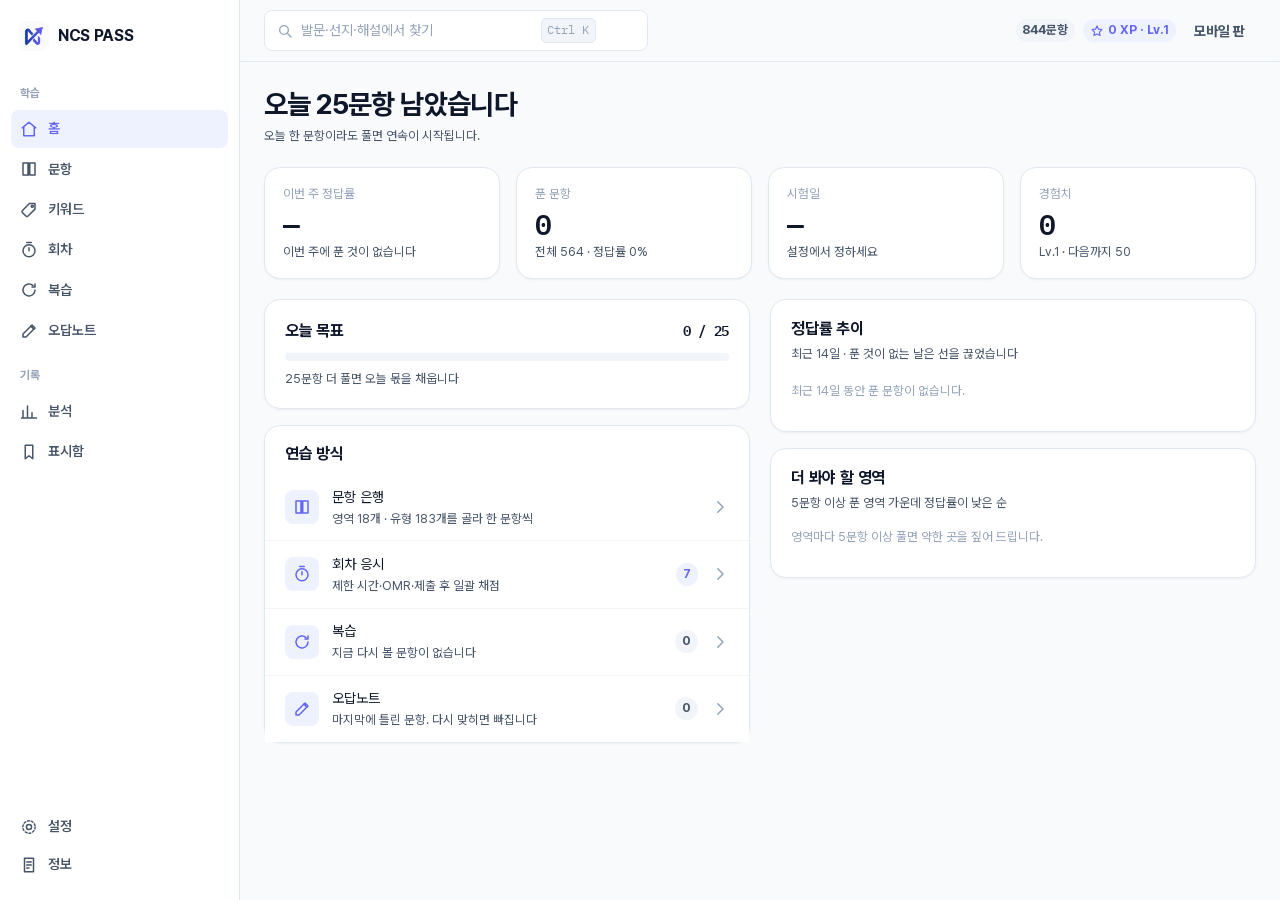
<file: index.html>
<!doctype html>
<html lang="ko">
<head>
<meta charset="utf-8">
<meta name="viewport" content="width=device-width, initial-scale=1, viewport-fit=cover">
<meta name="theme-color" content="#6366F1">
<title>NCS PASS</title>
<link rel="manifest" href="manifest.webmanifest">
<link rel="icon" href="icon.svg" type="image/svg+xml">
<link rel="icon" href="favicon-32.png" sizes="32x32" type="image/png">
<script>
  /* 좁은 화면으로 들어오면 모바일 판으로 보낸다.
   *
   * 두 판은 코드가 서로 엮이지 않는다 — 이 스크립트는 **어느 문으로 들어갈지만**
   * 정한다. 한 번 보낸 뒤에는 다시 판단하지 않는다(`?pc=1` 로 돌아올 수 있다).
   * 렌더 전에 넘겨야 PC 화면이 한 번 번쩍이지 않는다.
   */
  (function () {
    try {
      if (location.search.includes('pc=1')) { sessionStorage.setItem('ncspass.pc', '1'); return; }
      if (sessionStorage.getItem('ncspass.pc')) return;
      if (matchMedia('(max-width: 767px)').matches) {
        location.replace('./m/' + location.hash);
      }
    } catch (e) { /* 못 보내면 PC 판으로 둔다 — 안 보이는 것보다 낫다 */ }
  })();
</script>
  <script type="module" crossorigin src="./a/desktop-QfoKZ9t7.js"></script>
  <link rel="modulepreload" crossorigin href="./a/search-BVrPbOck.js">
  <link rel="stylesheet" crossorigin href="./a/search-DyoE9MAU.css">
  <link rel="stylesheet" crossorigin href="./a/desktop-Dv3rixtm.css">
</head>
<body>
<div id="root"></div>
</body>
</html>
</file>
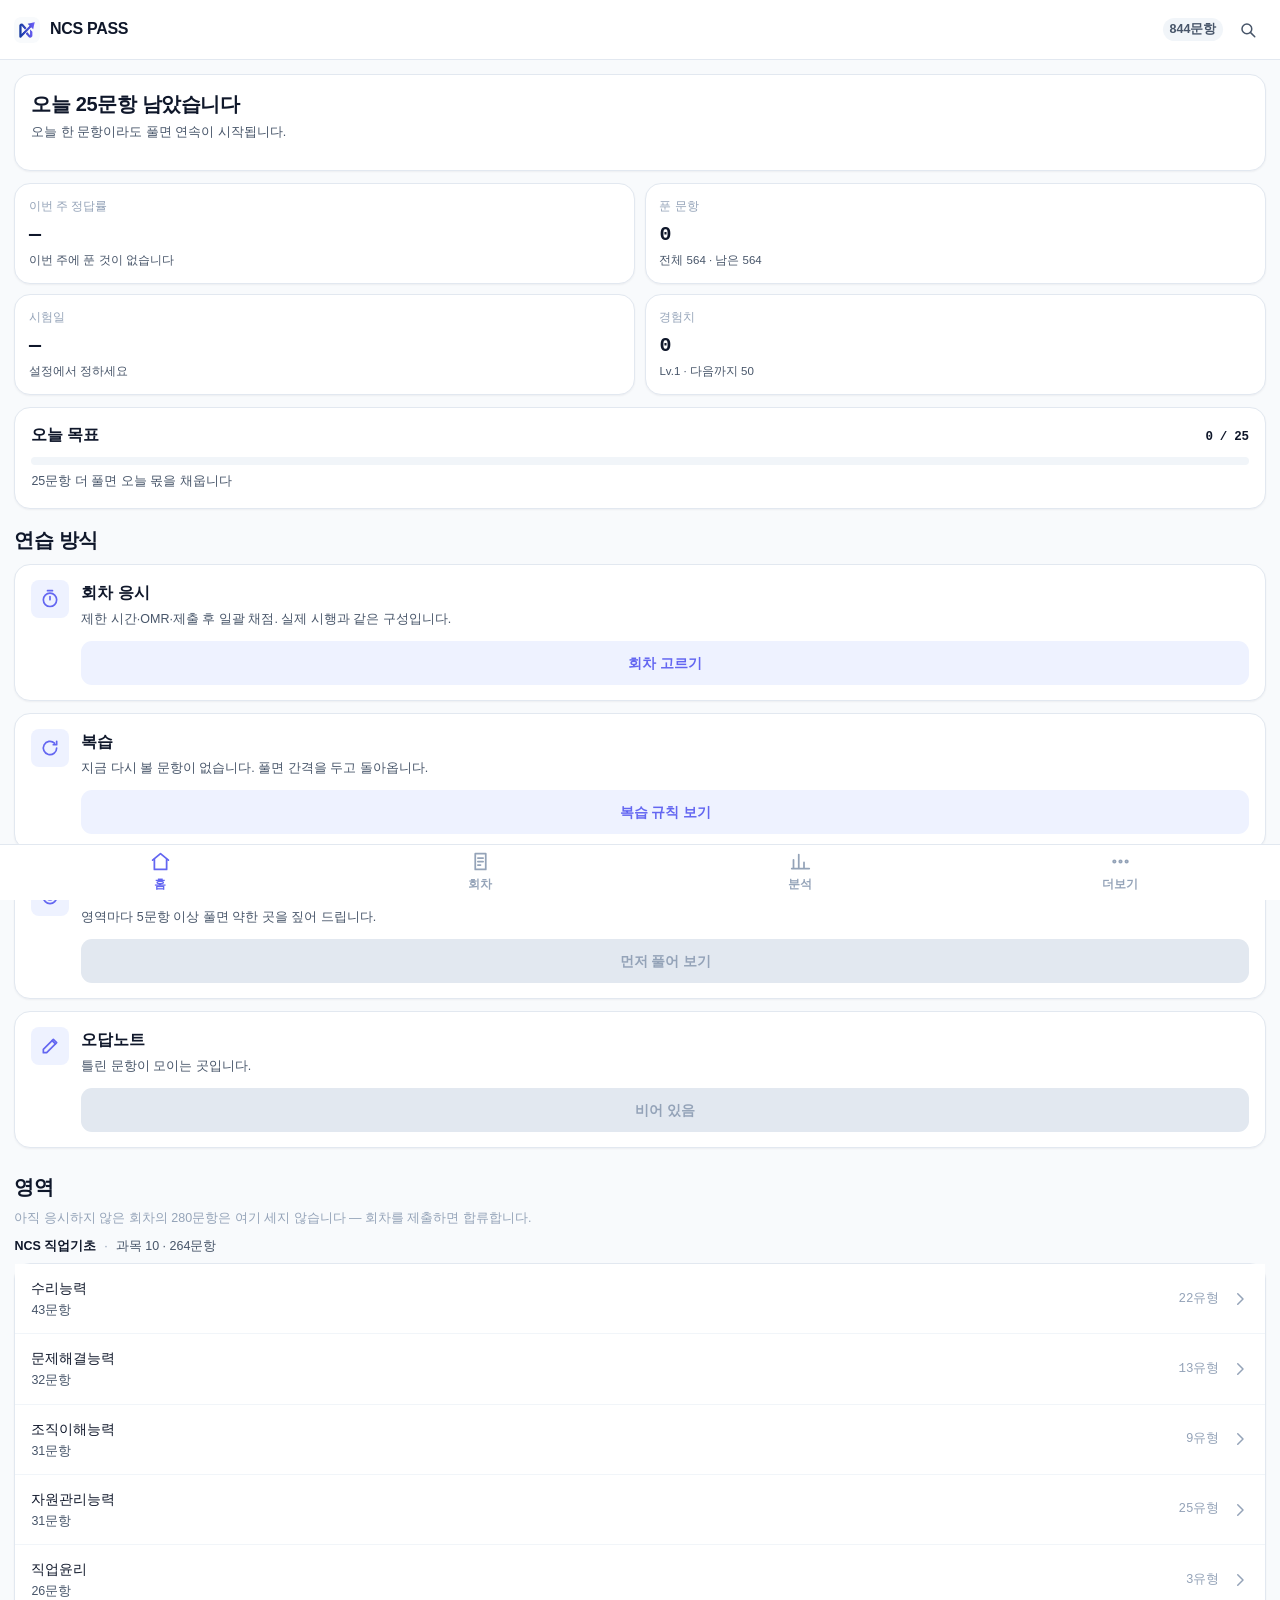
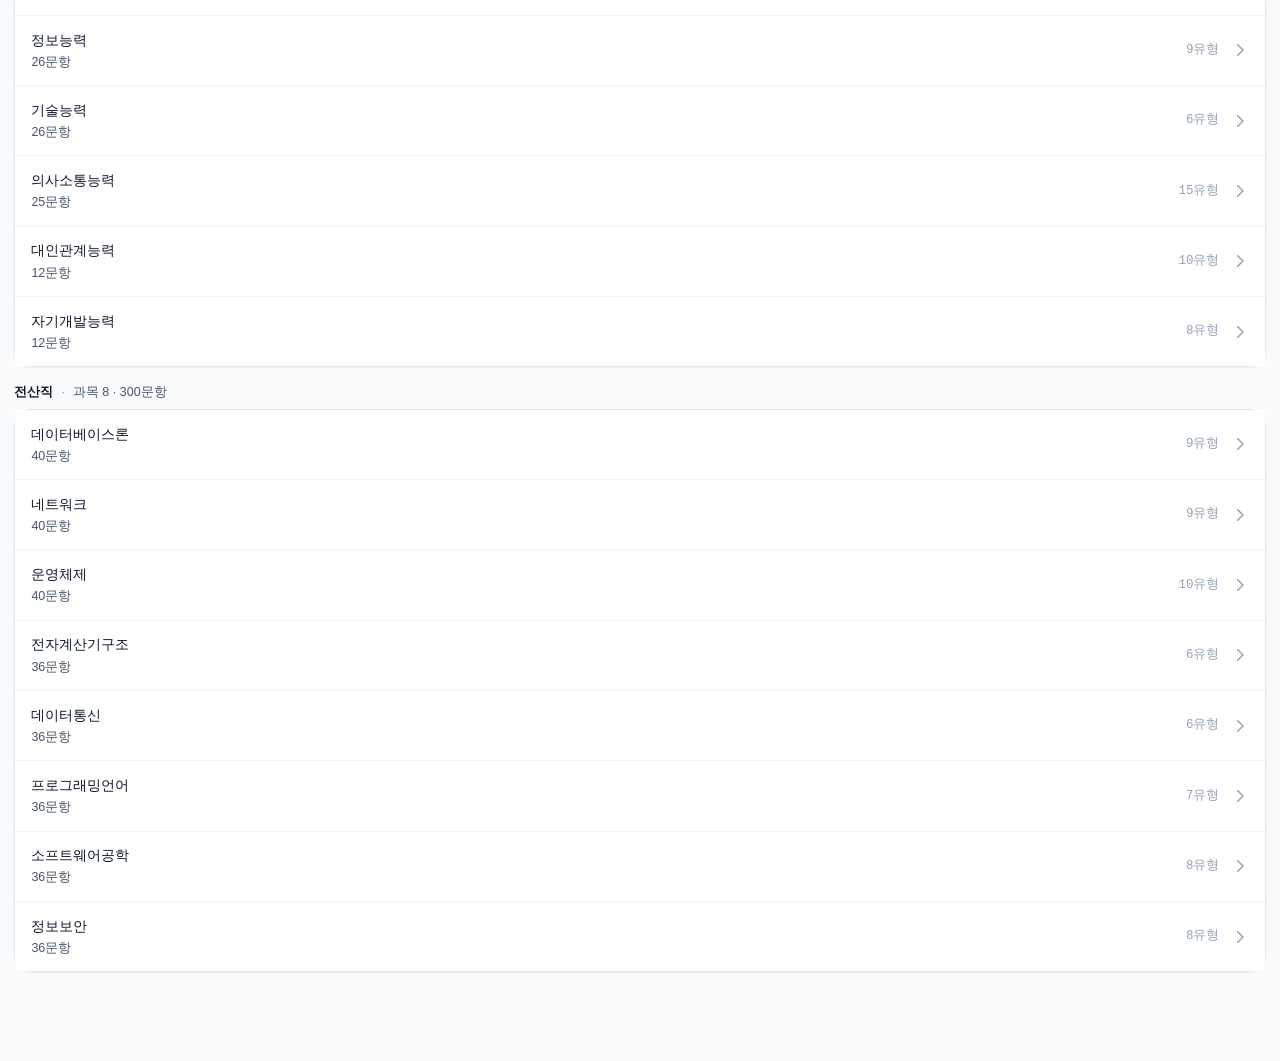
<file: m/index.html>
<!doctype html>
<html lang="ko">
<head>
<meta charset="utf-8">
<!-- 손으로 확대하는 것을 막지 않는다. `user-scalable=no` 는 접근성 위반이다 -->
<meta name="viewport" content="width=device-width, initial-scale=1, viewport-fit=cover">
<meta name="theme-color" content="#6366F1">
<title>NCS PASS</title>
<!-- public 에 두어 Vite 가 해시를 붙이지 않게 한다 — manifest 의 상대 경로는
     그 파일 위치 기준이라, a/ 로 옮겨지면 start_url 이 어긋난다 -->
<link rel="manifest" href="../m-manifest.webmanifest">
<link rel="icon" href="../icon.svg" type="image/svg+xml">
<link rel="icon" href="../favicon-32.png" sizes="32x32" type="image/png">
<meta name="apple-mobile-web-app-capable" content="yes">
<meta name="apple-mobile-web-app-status-bar-style" content="default">
<meta name="apple-mobile-web-app-title" content="NCS PASS">
  <script type="module" crossorigin src="../a/mobile-DC3x7tRN.js"></script>
  <link rel="modulepreload" crossorigin href="../a/search-BVrPbOck.js">
  <link rel="stylesheet" crossorigin href="../a/search-DyoE9MAU.css">
  <link rel="stylesheet" crossorigin href="../a/mobile-CHlY1o8E.css">
</head>
<body>
<div id="root"></div>
</body>
</html>
</file>
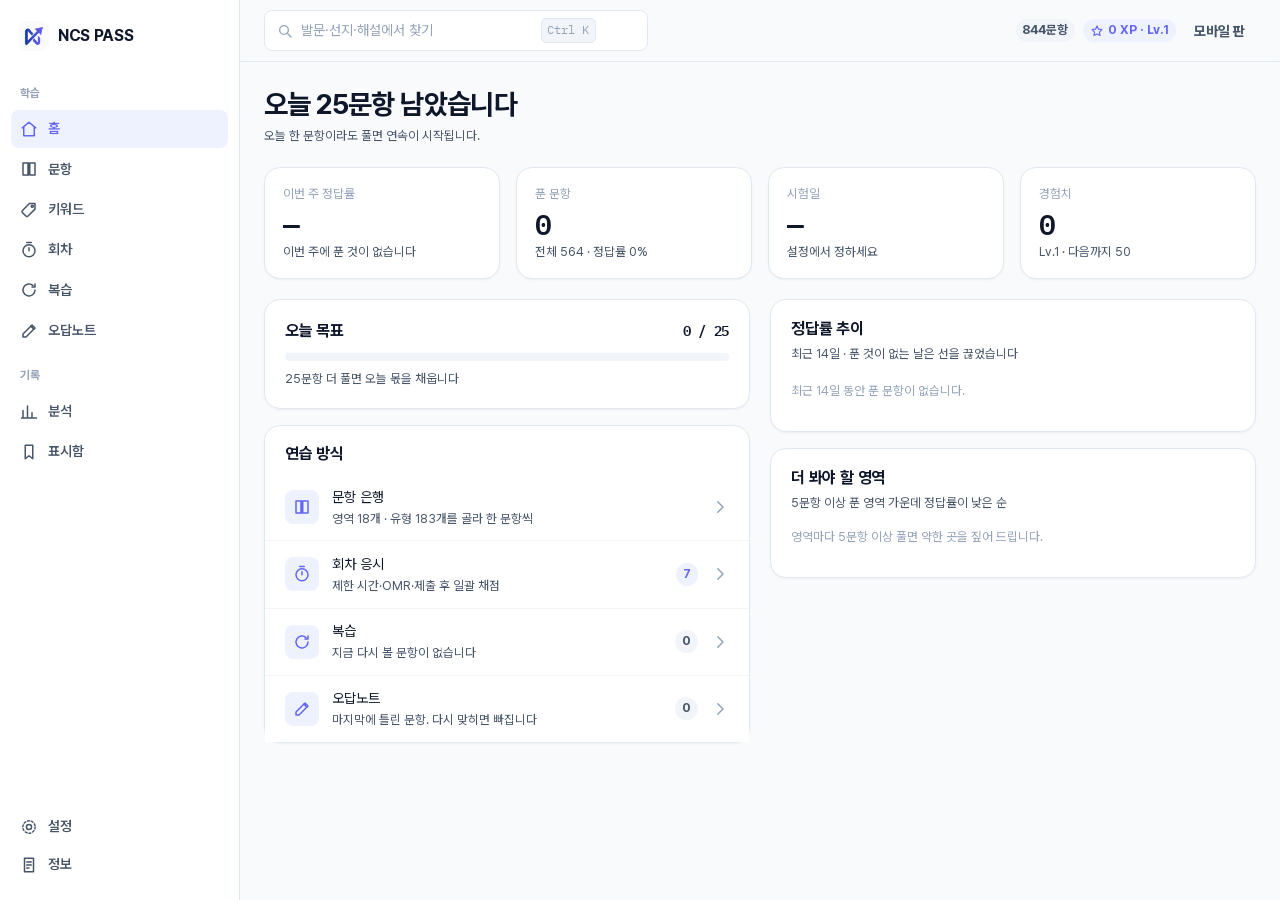
<file: next/index.html>
<!doctype html>
<html lang="ko">
<head>
<meta charset="utf-8">
<title>NCS PASS — 주소가 바뀌었습니다</title>
<meta name="viewport" content="width=device-width,initial-scale=1">
<link rel="canonical" href="../">
<script>
  /* 해시를 그대로 들고 간다 — 북마크한 #/t/수리능력 이 열려야 한다 */
  location.replace('../' + location.hash);
</script>
<style>
  body { margin: 0; display: grid; place-items: center; min-height: 100vh;
         background: #f7f8fa; color: #0f172a;
         font: 15px/1.7 -apple-system, "Segoe UI", "Malgun Gothic", sans-serif; }
  div { max-width: 22rem; padding: 1.5rem; text-align: center; }
  a { color: #4f46e5; font-weight: 700; }
</style>
</head>
<body>
<div>
  <p><b>NCS PASS</b> 는 주소를 옮겼습니다.</p>
  <p><a href="../">여기서 이어서 풀기</a></p>
  <p style="color:#64748b;font-size:13px">
    푼 기록은 그대로 있습니다 — 같은 브라우저에 남습니다.
  </p>
</div>
</body>
</html>
</file>
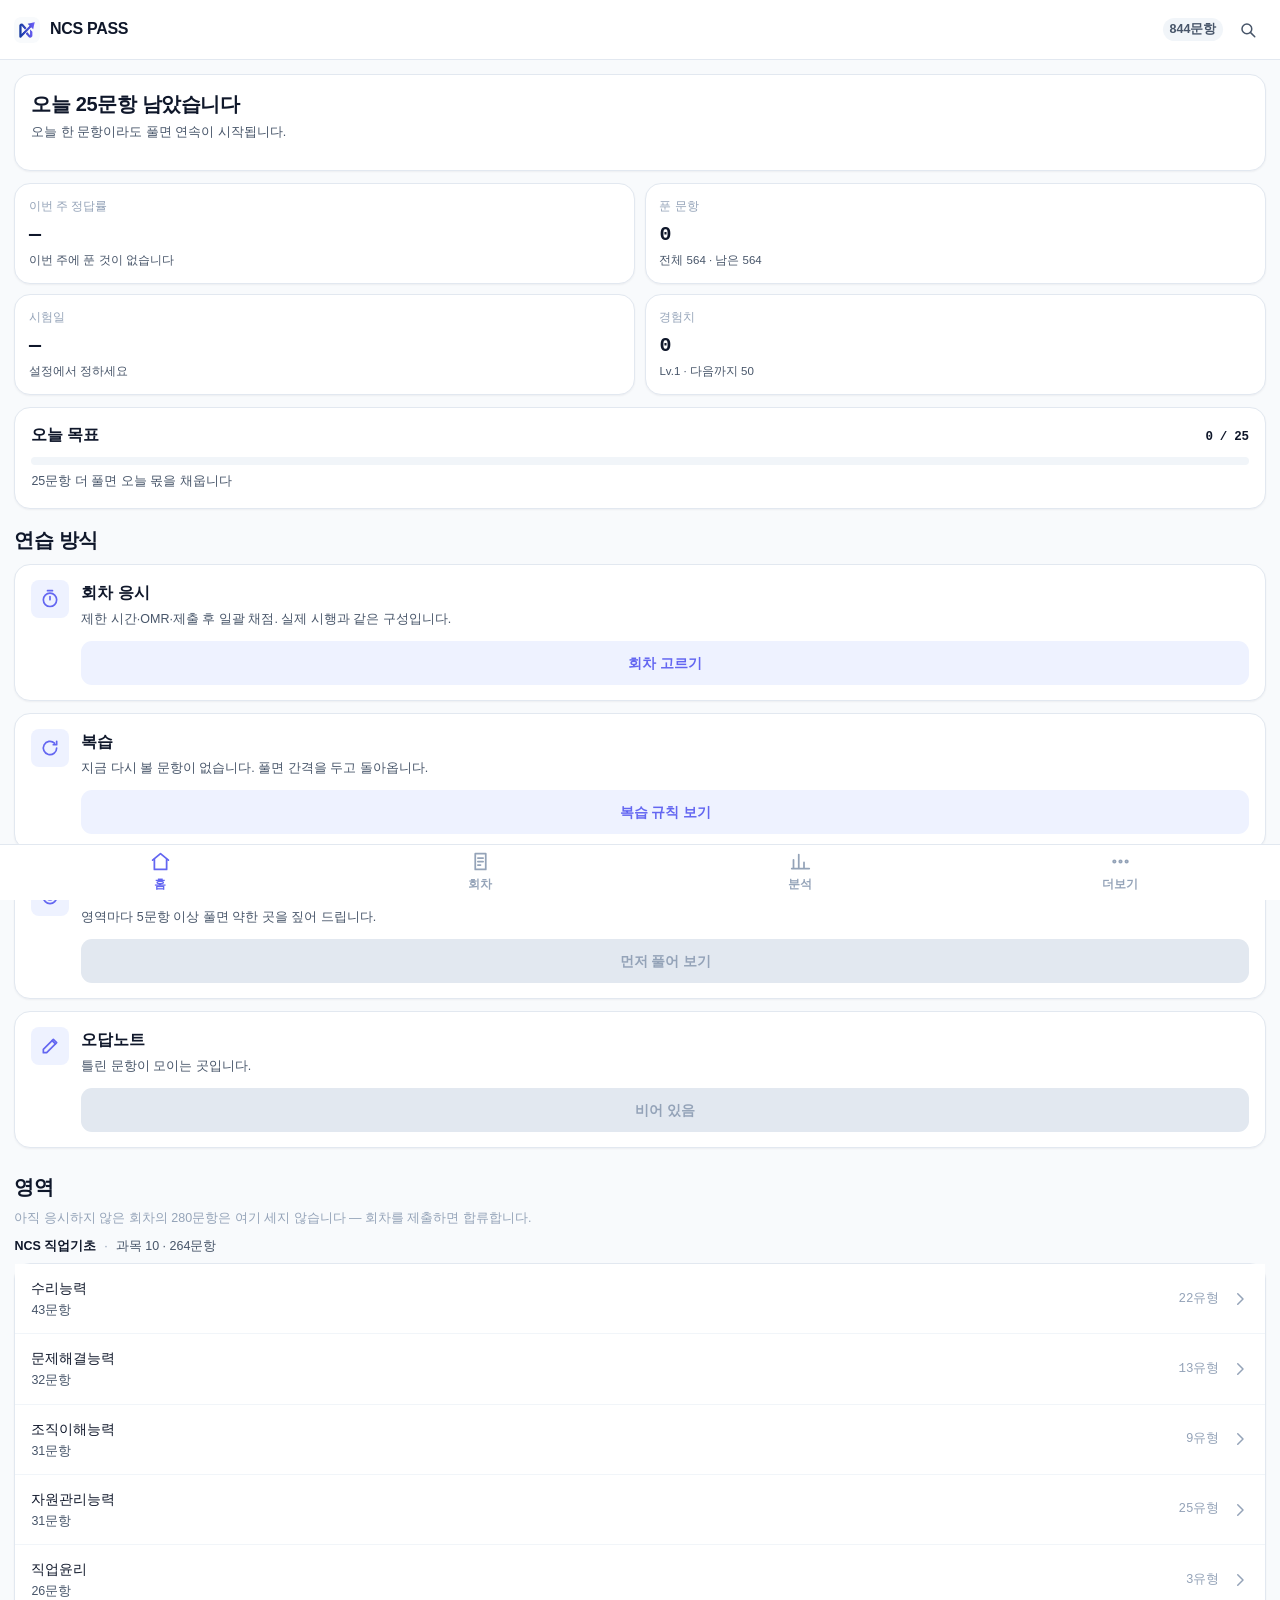
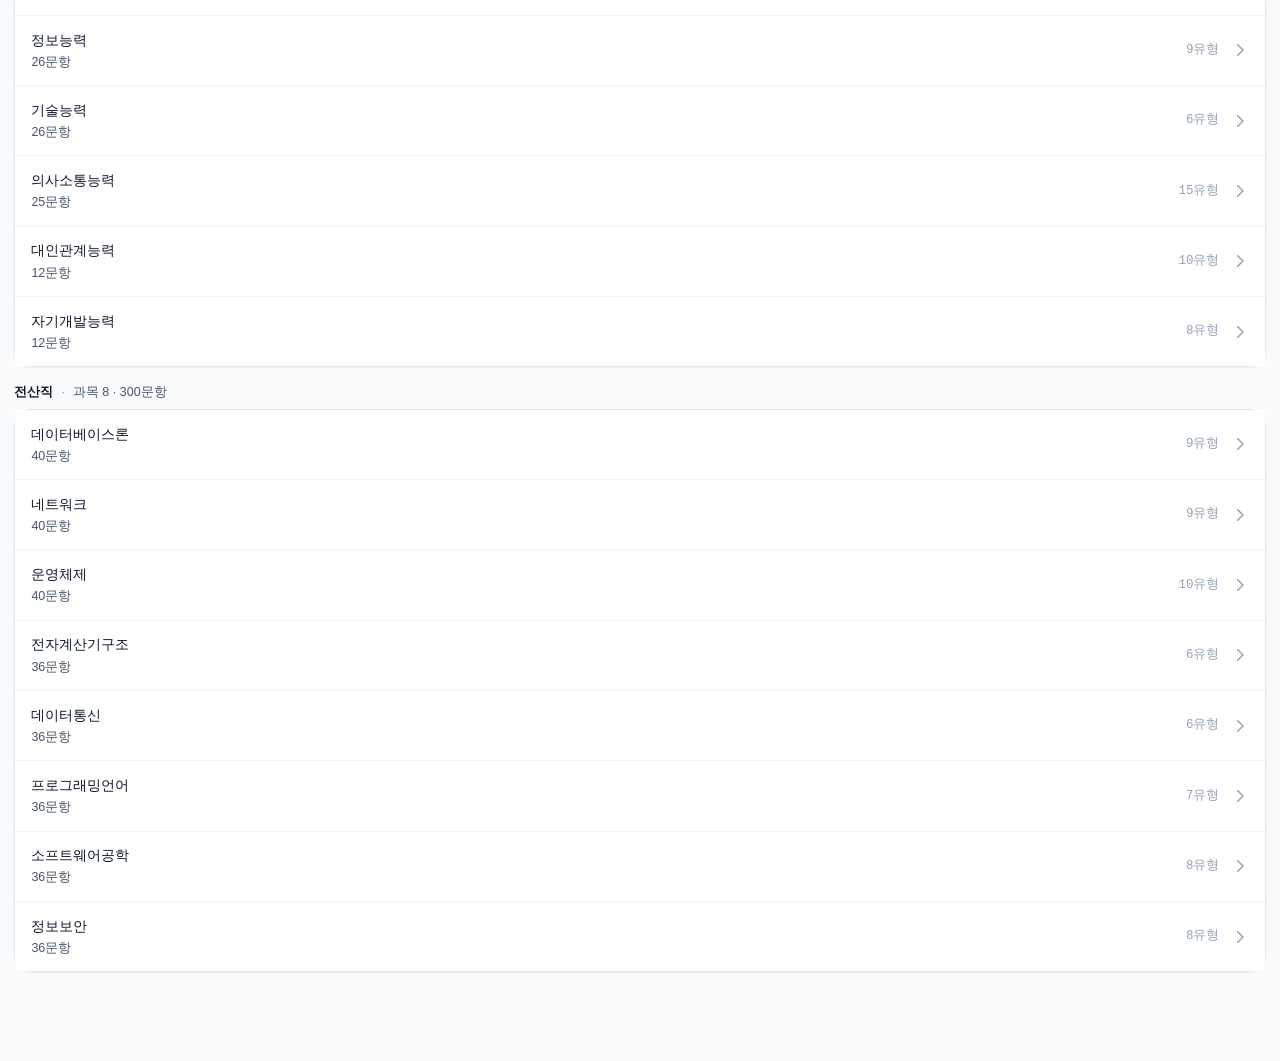
<file: next/m/index.html>
<!doctype html>
<html lang="ko">
<head>
<meta charset="utf-8">
<title>NCS PASS — 주소가 바뀌었습니다</title>
<meta name="viewport" content="width=device-width,initial-scale=1">
<link rel="canonical" href="../../m/">
<script>
  /* 해시를 그대로 들고 간다 — 북마크한 #/t/수리능력 이 열려야 한다 */
  location.replace('../../m/' + location.hash);
</script>
<style>
  body { margin: 0; display: grid; place-items: center; min-height: 100vh;
         background: #f7f8fa; color: #0f172a;
         font: 15px/1.7 -apple-system, "Segoe UI", "Malgun Gothic", sans-serif; }
  div { max-width: 22rem; padding: 1.5rem; text-align: center; }
  a { color: #4f46e5; font-weight: 700; }
</style>
</head>
<body>
<div>
  <p><b>NCS PASS</b> 는 주소를 옮겼습니다.</p>
  <p><a href="../../m/">여기서 이어서 풀기</a></p>
  <p style="color:#64748b;font-size:13px">
    푼 기록은 그대로 있습니다 — 같은 브라우저에 남습니다.
  </p>
</div>
</body>
</html>
</file>
<file: a/search-DyoE9MAU.css>
:root{--ink:#0f172a;--mute:#475569;--faint:#94a3b8;--line:#e2e8f0;--hair:#f1f5f9;--bg:#f8fafc;--surf:#fff;--acc:#6366f1;--acc-bg:#eef2ff;--acc-ln:#c7d2fe;--ok:#0f7b4f;--ok-vivid:#10b981;--ok-tint:#d1fae5;--ok-bg:#ecfdf5;--bad:#c2334d;--bad-vivid:#ef4444;--bad-tint:#fee2e2;--bad-bg:#fff1f2;--warn:#a45a12;--warn-vivid:#f59e0b;--warn-tint:#fef3c7;--warn-bg:#fffbeb;--vivid:#5b21b6;--t-h1:28px;--t-h2:20px;--t-h3:16px;--t-body:14px;--t-sm:12.5px;--t-xs:11.5px;--w-reg:400;--w-semi:600;--w-bold:700;--font:"Pretendard Variable", Pretendard, "NCS Gap", -apple-system, BlinkMacSystemFont, "Apple SD Gothic Neo", "Noto Sans KR", "맑은 고딕", "Malgun Gothic", sans-serif;--mono:"IBM Plex Mono", "SF Mono", Consolas, "D2Coding", monospace;--r:16px;--rs:11px;--rx:8px;--sh:0 1px 2px #0f172a0a, 0 8px 24px #0f172a12;--sh-sm:0 1px 2px #0f172a0d;--nav-w:240px;--pad-w:260px;--body-min:560px;--tap:44px;--tab-h:56px;--foot-h:62px;--top-h:60px}@media (prefers-color-scheme:dark){:root:not([data-theme=light]){--ink:#e8ecf4;--mute:#a8b3c5;--faint:#6b7688;--line:#263041;--hair:#1a2130;--bg:#0d1219;--surf:#141b26;--acc:#818cf8;--acc-bg:#1a2340;--acc-ln:#33417a;--ok:#4cc38a;--ok-tint:#16452f;--ok-bg:#10291f;--bad:#f07a8f;--bad-tint:#45202e;--bad-bg:#2b1520;--warn:#d8a24a;--warn-tint:#453520;--warn-bg:#2a2013;--vivid:#a78bfa;--sh:0 1px 2px #0000004d, 0 8px 24px #00000059;--sh-sm:0 1px 2px #00000059}}:root[data-theme=dark]{--ink:#e8ecf4;--mute:#a8b3c5;--faint:#6b7688;--line:#263041;--hair:#1a2130;--bg:#0d1219;--surf:#141b26;--acc:#818cf8;--acc-bg:#1a2340;--acc-ln:#33417a;--ok:#4cc38a;--ok-tint:#16452f;--ok-bg:#10291f;--bad:#f07a8f;--bad-tint:#45202e;--bad-bg:#2b1520;--warn:#d8a24a;--warn-tint:#453520;--warn-bg:#2a2013;--vivid:#a78bfa;--sh:0 1px 2px #0000004d, 0 8px 24px #00000059;--sh-sm:0 1px 2px #00000059}*{box-sizing:border-box}html,body,#root{height:100%}body{background:var(--bg);color:var(--ink);font:var(--w-reg) var(--t-body)/1.65 var(--font);-webkit-text-size-adjust:100%;margin:0}:focus-visible{outline:2px solid var(--acc);outline-offset:2px}button{font:inherit;color:inherit}.num,table td,.mono{font-variant-numeric:tabular-nums}.mono{font-family:var(--mono)}@media (prefers-reduced-motion:reduce){*,:before,:after{transition-duration:.01ms!important;animation-duration:.01ms!important}}.h1{font-size:var(--t-h1);font-weight:var(--w-bold);letter-spacing:-.6px;margin:0;line-height:1.3}.h2{font-size:var(--t-h2);font-weight:var(--w-bold);letter-spacing:-.4px;margin:0;line-height:1.35}.h3{font-size:var(--t-h3);font-weight:var(--w-bold);letter-spacing:-.2px;margin:0;line-height:1.4}.sm{font-size:var(--t-sm)}.xs{font-size:var(--t-xs)}.muted{color:var(--mute)}.faint{color:var(--faint)}.card{background:var(--surf);border:1px solid var(--line);border-radius:var(--r);box-shadow:var(--sh-sm)}.btn{border-radius:var(--rs);min-height:40px;font-size:var(--t-body);font-weight:var(--w-bold);cursor:pointer;white-space:nowrap;border:1px solid #0000;justify-content:center;align-items:center;gap:.45em;padding:0 1.15rem;line-height:1;text-decoration:none;transition:filter .12s,background-color .12s,border-color .12s;display:inline-flex}.btn:disabled,.btn[aria-disabled=true]{cursor:not-allowed}.btn svg{flex:none;width:18px;height:18px}.badge svg{flex:none;width:14px;height:14px}.btn-primary{background:var(--acc);color:var(--surf)}.btn-primary:hover:not(:disabled){filter:brightness(1.08)}.btn-outline{background:var(--surf);color:var(--mute);border-color:var(--line);font-weight:var(--w-semi)}.btn-outline:hover:not(:disabled){border-color:var(--acc-ln);color:var(--ink)}.btn-tint{background:var(--acc-bg);color:var(--acc)}.btn-tint:hover:not(:disabled){border-color:var(--acc-ln)}.btn-ghost{color:var(--mute);background:0 0}.btn-ghost:hover:not(:disabled){background:var(--hair);color:var(--ink)}.btn-danger{background:var(--bad-vivid);color:var(--surf)}.btn-danger:hover:not(:disabled){filter:brightness(1.06)}.btn:disabled,.btn[aria-disabled=true]{background:var(--line);color:var(--faint);filter:none;border-color:#0000}.badge{font-size:var(--t-sm);font-weight:var(--w-bold);white-space:nowrap;border-radius:999px;align-items:center;gap:.3em;padding:.18em .55em;line-height:1.5;display:inline-flex}.badge-ok{background:var(--ok-tint);color:var(--ok)}.badge-bad{background:var(--bad-tint);color:var(--bad)}.badge-warn{background:var(--warn-tint);color:var(--warn)}.badge-acc{background:var(--acc-bg);color:var(--acc)}.badge-flat{background:var(--hair);color:var(--mute)}.pill-streak{background:var(--warn-tint);color:var(--warn)}.pill-xp{background:var(--acc-bg);color:var(--acc)}.opt{background:var(--surf);border:1px solid var(--line);border-radius:var(--rs);text-align:left;cursor:pointer;align-items:flex-start;gap:.75rem;width:100%;padding:.85rem 1rem;transition:background-color .12s,border-color .12s;display:flex}.opt:hover:not(.opt-correct):not(.opt-wrong){border-color:var(--acc-ln)}.opt-mark{background:var(--bg);width:24px;height:24px;color:var(--mute);font-size:var(--t-sm);font-weight:var(--w-bold);border-radius:999px;flex:none;place-items:center;margin-top:1px;line-height:1;display:grid}.opt-body{min-width:0}.opt-label{font-size:var(--t-body);display:block}.opt-why{font-size:var(--t-sm);color:var(--mute);margin-top:.2rem;display:block}.opt-picked{background:var(--acc-bg);border-color:var(--acc)}.opt-picked .opt-mark{background:var(--acc);color:var(--surf)}.opt-correct{background:var(--ok-tint);border-color:var(--ok-vivid);cursor:default}.opt-correct .opt-mark{background:var(--ok-vivid);color:var(--surf)}.opt-correct .opt-why{color:var(--ok)}.opt-wrong{background:var(--bad-tint);border-color:var(--bad-vivid);cursor:default}.opt-wrong .opt-mark{background:var(--bad-vivid);color:var(--surf)}.opt-wrong .opt-why{color:var(--bad)}.field{background:var(--surf);width:100%;min-height:38px;color:var(--ink);border:1px solid var(--line);border-radius:var(--rx);font:inherit;padding:.45rem .75rem}.field::placeholder{color:var(--faint)}.field:focus{border-color:var(--acc);box-shadow:0 0 0 3px var(--acc-bg);outline:none}.search{align-items:center;display:flex;position:relative}.search .field{padding-right:3.2rem}.search-key{border:1px solid var(--line);background:var(--hair);color:var(--faint);font-family:var(--mono);font-size:var(--t-xs);pointer-events:none;border-radius:5px;padding:.1rem .35rem;position:absolute;right:.5rem}.bar{background:var(--hair);border-radius:999px;height:8px;overflow:hidden}.bar>i{background:var(--acc);border-radius:inherit;height:100%;transition:width .3s;display:block}.bar-ok>i{background:var(--ok-vivid)}.bar-warn>i{background:var(--warn-vivid)}.bar-bad>i{background:var(--bad-vivid)}.tick{font-family:var(--mono);font-variant-numeric:tabular-nums;font-weight:var(--w-semi);letter-spacing:-.3px}.chips{flex-wrap:wrap;gap:.4rem;padding:.2rem 1rem 1rem;display:flex}.chip{background:var(--surf);border:1px solid var(--line);min-height:30px;color:var(--ink);font-size:var(--t-sm);font-weight:var(--w-semi);white-space:nowrap;cursor:pointer;border-radius:999px;align-items:center;gap:.3rem;padding:0 .55rem;line-height:1;display:inline-flex}.chip:hover{border-color:var(--acc-ln);background:var(--acc-bg)}.chip>b{font-family:var(--mono);font-variant-numeric:tabular-nums;font-size:var(--t-xs);font-weight:var(--w-semi);color:var(--faint)}.chip>em{color:var(--faint);font-style:normal;font-size:var(--t-xs)}.fold{border-top:1px dashed var(--line);width:100%;min-height:32px;font-size:var(--t-xs);font-weight:var(--w-semi);color:var(--faint);background:0 0;border-radius:0;margin:0 0 .9rem;padding:0 .6rem}.fold:hover{color:var(--acc);background:var(--acc-bg);border-top-color:var(--acc-ln)}
</file>
<file: a/desktop-Dv3rixtm.css>
@font-face{font-family:Pretendard Variable;src:url(../fonts/Pretendard-subset.woff2)format("woff2");font-weight:45 930;font-style:normal;font-display:swap}@font-face{font-family:NCS Gap;src:url(../fonts/NotoSansKR-gap.woff2)format("woff2");font-weight:100 900;font-style:normal;font-display:swap}@font-face{font-family:NCS Gap;src:url(../fonts/NotoSansMath-gap.woff2)format("woff2");unicode-range:U+2252,U+22C8,U+230A-230B;font-weight:100 900;font-style:normal;font-display:swap}@font-face{font-family:IBM Plex Mono;src:url(../fonts/IBMPlexMono-400-latin.woff2)format("woff2");font-weight:400;font-style:normal;font-display:swap}@font-face{font-family:IBM Plex Mono;src:url(../fonts/IBMPlexMono-600-latin.woff2)format("woff2");font-weight:600;font-style:normal;font-display:swap}.shell{grid-template-columns:var(--nav-w) minmax(var(--body-min), 1fr);min-height:100%;display:grid}.nav{background:var(--surf);border-right:1px solid var(--line);flex-direction:column;align-self:start;gap:.15rem;height:100vh;padding:1rem .7rem;display:flex;position:sticky;top:0;overflow-y:auto}.nav-brand{align-items:center;gap:.55rem;padding:.3rem .5rem 1rem;display:flex}.nav-brand img{border-radius:8px;width:30px;height:30px}.nav-brand b{font-size:var(--t-h3);letter-spacing:-.3px}.nav-sec{font-size:var(--t-xs);font-weight:var(--w-bold);letter-spacing:.5px;color:var(--faint);text-transform:uppercase;margin:.9rem .55rem .3rem}.nav-item{border-radius:var(--rx);width:100%;min-height:38px;color:var(--mute);font:inherit;font-weight:var(--w-semi);text-align:left;cursor:pointer;background:0 0;border:0;align-items:center;gap:.6rem;padding:0 .55rem;display:flex}.nav-item svg{flex:none;width:18px;height:18px}.nav-item:hover{background:var(--hair);color:var(--ink)}.nav-item[aria-current=page]{background:var(--acc-bg);color:var(--acc)}.nav-item .n{font-family:var(--mono);font-size:var(--t-xs);font-weight:var(--w-reg);margin-left:auto}.nav-foot{margin-top:auto}.topbar{z-index:20;background:color-mix(in srgb, var(--bg) 88%, transparent);-webkit-backdrop-filter:blur(8px);backdrop-filter:blur(8px);border-bottom:1px solid var(--line);align-items:center;gap:.7rem;height:62px;padding:0 1.5rem;display:flex;position:sticky;top:0}.topbar .search{flex:1;max-width:26rem}.topbar-right{align-items:center;gap:.5rem;margin-left:auto;display:flex}.main{min-width:0}.page{--page-max:1180px;--read-w:56rem;width:100%;max-width:var(--page-max);margin-inline:auto;padding:1.5rem 1.5rem 4rem}@media (width>=1500px){.page{--page-max:1400px}}@media (width>=1800px){.page{--page-max:1680px;--read-w:62rem}}@media (width>=2200px){.page{--page-max:1960px}}.page-head{margin-bottom:1.25rem}.page-head .h1{margin-bottom:.25rem}.split{grid-template-columns:minmax(var(--body-min), var(--read-w)) var(--pad-w);justify-content:center;align-items:start;gap:1.25rem;display:grid}.aside{flex-direction:column;gap:.75rem;display:flex;position:sticky;top:78px}.cols{grid-template-columns:1fr 1fr;align-items:start;gap:1.25rem;display:grid}.cols-3{grid-template-columns:repeat(3,1fr);gap:1rem;display:grid}.stack{flex-direction:column;gap:1rem;display:flex}.pad{padding:1.1rem 1.25rem}.bank{grid-template-columns:15rem 17rem minmax(0,1fr);align-items:start;gap:1rem;display:grid}.bank-col{flex-direction:column;max-height:calc(100vh - 10rem);display:flex}.bank-col>.rows{overflow-y:auto}.bank-h{border-bottom:1px solid var(--line);align-items:baseline;gap:.4rem;padding:.8rem 1.25rem .6rem;display:flex}.bank-sub{background:var(--hair);border-bottom:1px solid var(--line);font-size:var(--t-xs);font-weight:var(--w-bold);letter-spacing:.3px;color:var(--mute);padding:.5rem 1.25rem .3rem}.bank .row-item[aria-current=true]{background:var(--acc-bg);color:var(--acc)}.bank .row-item[aria-current=true] .row-sub{color:var(--acc);opacity:.8}@media (width>=1800px){.bank{grid-template-columns:18rem 22rem minmax(0,1fr)}}@media (width<=1399px){.bank{grid-template-columns:14rem minmax(0,1fr)}.bank-col:last-child{grid-column:1/-1;max-height:none}}@media (width<=899px){.bank{grid-template-columns:1fr}.bank-col{max-height:none}}.tiles{grid-template-columns:repeat(4,1fr);gap:1rem;display:grid}.tile{padding:1rem 1.15rem}.tile-k{font-size:var(--t-sm);color:var(--faint)}.tile-v{font-family:var(--mono);font-variant-numeric:tabular-nums;font-size:1.75rem;font-weight:var(--w-bold);letter-spacing:-1px;margin-top:.2rem;line-height:1.15}.tile-s{font-size:var(--t-sm);color:var(--mute);margin-top:.1rem}.rows{flex-direction:column;display:flex}.row-item{border:0;border-bottom:1px solid var(--hair);background:var(--surf);width:100%;color:inherit;font:inherit;text-align:left;cursor:pointer;align-items:center;gap:.8rem;padding:.7rem 1.25rem;display:flex}.row-item:last-child{border-bottom:0}.row-item:hover{background:var(--hair)}.row-t{flex:1;min-width:0}.row-sub{font-size:var(--t-sm);color:var(--mute)}.row-n{font-family:var(--mono);font-variant-numeric:tabular-nums;font-size:var(--t-sm);color:var(--faint)}.chev{width:18px;height:18px;color:var(--faint);flex:none}.qhead{align-items:center;gap:.6rem;margin-bottom:.9rem;display:flex}.stem{font-size:1.15rem;font-weight:var(--w-bold);letter-spacing:-.2px;margin:1rem 0 1.25rem;line-height:1.6}.lead{font-size:var(--t-sm);color:var(--mute);margin:.2rem 0 .6rem}.passage{border-left:3px solid var(--acc-ln);font-size:var(--t-body);margin:0 0 .55rem;padding-left:.9rem;line-height:1.8;overflow-x:auto}.passage p{text-indent:1em;margin:0 0 .6rem}.passage p:first-child{text-indent:0}.passage p:last-child{margin-bottom:0}.passage table{border-collapse:collapse;font-size:var(--t-sm)}.passage th,.passage td{border:1px solid var(--line);padding:.35rem .6rem}.passage svg,.passage img{max-width:100%;height:auto}.material{border-radius:var(--rx);background:var(--hair);font-size:var(--t-body);margin:1rem 0;padding:.9rem 1rem;overflow-x:auto}.material table{border-collapse:collapse}.material th,.material td{border:1px solid var(--line);padding:.35rem .6rem}.palette{grid-template-columns:repeat(8,1fr);gap:.3rem;display:grid}.pal{aspect-ratio:1;border:1px solid var(--line);background:var(--surf);color:var(--mute);font-family:var(--mono);font-size:var(--t-xs);cursor:pointer;border-radius:6px;place-items:center;display:grid}.pal:hover{border-color:var(--acc-ln)}.pal.done{background:var(--acc-bg);border-color:var(--acc-ln);color:var(--acc)}.pal.flag{background:var(--warn-tint);border-color:var(--warn-vivid);color:var(--warn)}.pal.here{outline:2px solid var(--acc);outline-offset:1px}.legend{font-size:var(--t-xs);color:var(--mute);flex-wrap:wrap;gap:.5rem 1rem;display:flex}.legend i{border-radius:3px;width:10px;height:10px;margin-right:.3rem;display:inline-block}.empty{text-align:center;color:var(--mute);padding:4rem 1rem}.toast{border-radius:var(--rx);background:var(--ok-tint);color:var(--ok);font-size:var(--t-sm);font-weight:var(--w-semi);align-items:center;gap:.4rem;padding:.45rem .8rem;display:inline-flex}@media (width<=1199px){.split{grid-template-columns:1fr}.aside{position:static}.palette{grid-template-columns:repeat(12,1fr)}.tiles{grid-template-columns:repeat(2,1fr)}}@media (width<=899px){.shell{grid-template-columns:68px minmax(0,1fr)}.nav{padding:1rem .5rem}.nav-brand{justify-content:center;padding:.3rem 0 1rem}.nav-brand b,.nav-sec,.nav-item span,.nav-item .n{display:none}.nav-item{justify-content:center;padding:0}.cols,.cols-3{grid-template-columns:1fr}.page{padding:1.25rem 1rem 3rem}.topbar{padding:0 1rem}}
</file>
<file: a/mobile-CHlY1o8E.css>
.btn{min-height:var(--tap)}.top{z-index:30;height:calc(var(--top-h) + env(safe-area-inset-top));padding:env(safe-area-inset-top) .9rem 0;background:var(--surf);border-bottom:1px solid var(--line);align-items:center;gap:.6rem;display:flex;position:fixed;inset:0 0 auto}.top-logo{border-radius:7px;flex:none;width:26px;height:26px}.top-name{font-size:var(--t-h3);font-weight:var(--w-bold);letter-spacing:-.3px}.top-right{align-items:center;gap:.4rem;margin-left:auto;display:flex}.view{padding:calc(var(--top-h) + env(safe-area-inset-top) + .9rem) .9rem calc(var(--tab-h) + env(safe-area-inset-bottom) + 1.2rem)}.view.has-foot{padding-bottom:calc(var(--tab-h) + var(--foot-h,62px) + env(safe-area-inset-bottom) + 1.2rem)}.stack{flex-direction:column;gap:.75rem;display:flex}.pad{padding:1rem}.foot{z-index:25;min-height:var(--foot-h,62px);inset:auto 0 0;bottom:calc(var(--tab-h) + env(safe-area-inset-bottom));background:linear-gradient(to top, var(--bg) 78%, transparent);align-items:center;gap:.5rem;padding:.55rem .9rem;display:flex;position:fixed}.foot .btn{flex:1}.foot .btn.narrow{flex:none}.tabs{z-index:30;height:calc(var(--tab-h) + env(safe-area-inset-bottom));padding-bottom:env(safe-area-inset-bottom);background:var(--surf);border-top:1px solid var(--line);grid-template-columns:repeat(4,1fr);display:grid;position:fixed;inset:auto 0 0}.tab{color:var(--faint);font-size:var(--t-xs);font-weight:var(--w-semi);cursor:pointer;background:0 0;border:0;flex-direction:column;justify-content:center;align-items:center;gap:.15rem;display:flex}.tab svg{width:21px;height:21px}.tab[aria-current=page]{color:var(--acc)}.metrics{grid-template-columns:1fr 1fr;gap:.6rem;display:grid}.metric{padding:.8rem .85rem}.metric-k{font-size:var(--t-xs);color:var(--faint)}.metric-v{font-family:var(--mono);font-variant-numeric:tabular-nums;font-size:var(--t-h2);font-weight:var(--w-bold);letter-spacing:-.5px;margin-top:.15rem}.metric-s{font-size:var(--t-xs);color:var(--mute)}.mode{align-items:flex-start;gap:.8rem;padding:.95rem;display:flex}.mode-ic{border-radius:var(--rx);background:var(--acc-bg);width:38px;height:38px;color:var(--acc);flex:none;place-items:center;display:grid}.mode-ic svg{width:20px;height:20px}.mode-b{flex:1;min-width:0}.mode-t{font-size:var(--t-h3);font-weight:var(--w-bold)}.mode-d{font-size:var(--t-sm);color:var(--mute);margin-top:.15rem}.rows{flex-direction:column;display:flex}.row-item{width:100%;min-height:var(--tap);border:0;border-bottom:1px solid var(--hair);background:var(--surf);color:inherit;text-align:left;cursor:pointer;font:inherit;align-items:center;gap:.7rem;padding:.8rem 1rem;display:flex}.row-item:last-child{border-bottom:0}.row-item:active{background:var(--hair)}.row-t{flex:1;min-width:0}.row-sub{font-size:var(--t-sm);color:var(--mute)}.row-n{font-family:var(--mono);font-variant-numeric:tabular-nums;font-size:var(--t-sm);color:var(--faint)}.chev{width:18px;height:18px;color:var(--faint);flex:none}.empty{text-align:center;color:var(--mute);padding:2.5rem 1rem}.toast{border-radius:var(--rx);background:var(--ok-tint);color:var(--ok);font-size:var(--t-sm);font-weight:var(--w-semi);align-items:center;gap:.4rem;padding:.5rem .75rem;display:flex}.qmeta{font-size:var(--t-sm);color:var(--mute);align-items:center;gap:.5rem;display:flex}.stem{font-size:var(--t-h3);font-weight:var(--w-bold);margin:.8rem 0 1rem;line-height:1.55}.lead{font-size:var(--t-sm);color:var(--mute);margin:.2rem 0 .5rem}.passage{border-left:3px solid var(--acc-ln);font-size:var(--t-body);margin:0 0 .5rem;padding-left:.7rem;line-height:1.75;overflow-x:auto}.passage p{text-indent:1em;margin:0 0 .55rem}.passage p:first-child{text-indent:0}.passage p:last-child{margin-bottom:0}.passage table{border-collapse:collapse;font-size:var(--t-sm)}.passage th,.passage td{border:1px solid var(--line);padding:.3rem .5rem}.passage svg,.passage img{max-width:100%;height:auto}.material{border-radius:var(--rx);background:var(--hair);font-size:var(--t-sm);margin:.8rem 0;padding:.7rem .8rem;overflow-x:auto}.material table{border-collapse:collapse}.material th,.material td{border:1px solid var(--line);padding:.3rem .5rem}.palette{grid-template-columns:repeat(10,1fr);gap:.3rem;display:grid}.pal{aspect-ratio:1;border:1px solid var(--line);background:var(--surf);color:var(--mute);font-family:var(--mono);font-size:var(--t-xs);cursor:pointer;border-radius:6px;place-items:center;display:grid}.pal.done{background:var(--acc-bg);border-color:var(--acc-ln);color:var(--acc)}.pal.flag{background:var(--warn-tint);border-color:var(--warn-vivid);color:var(--warn)}.pal.here{outline:2px solid var(--acc);outline-offset:1px}
</file>
